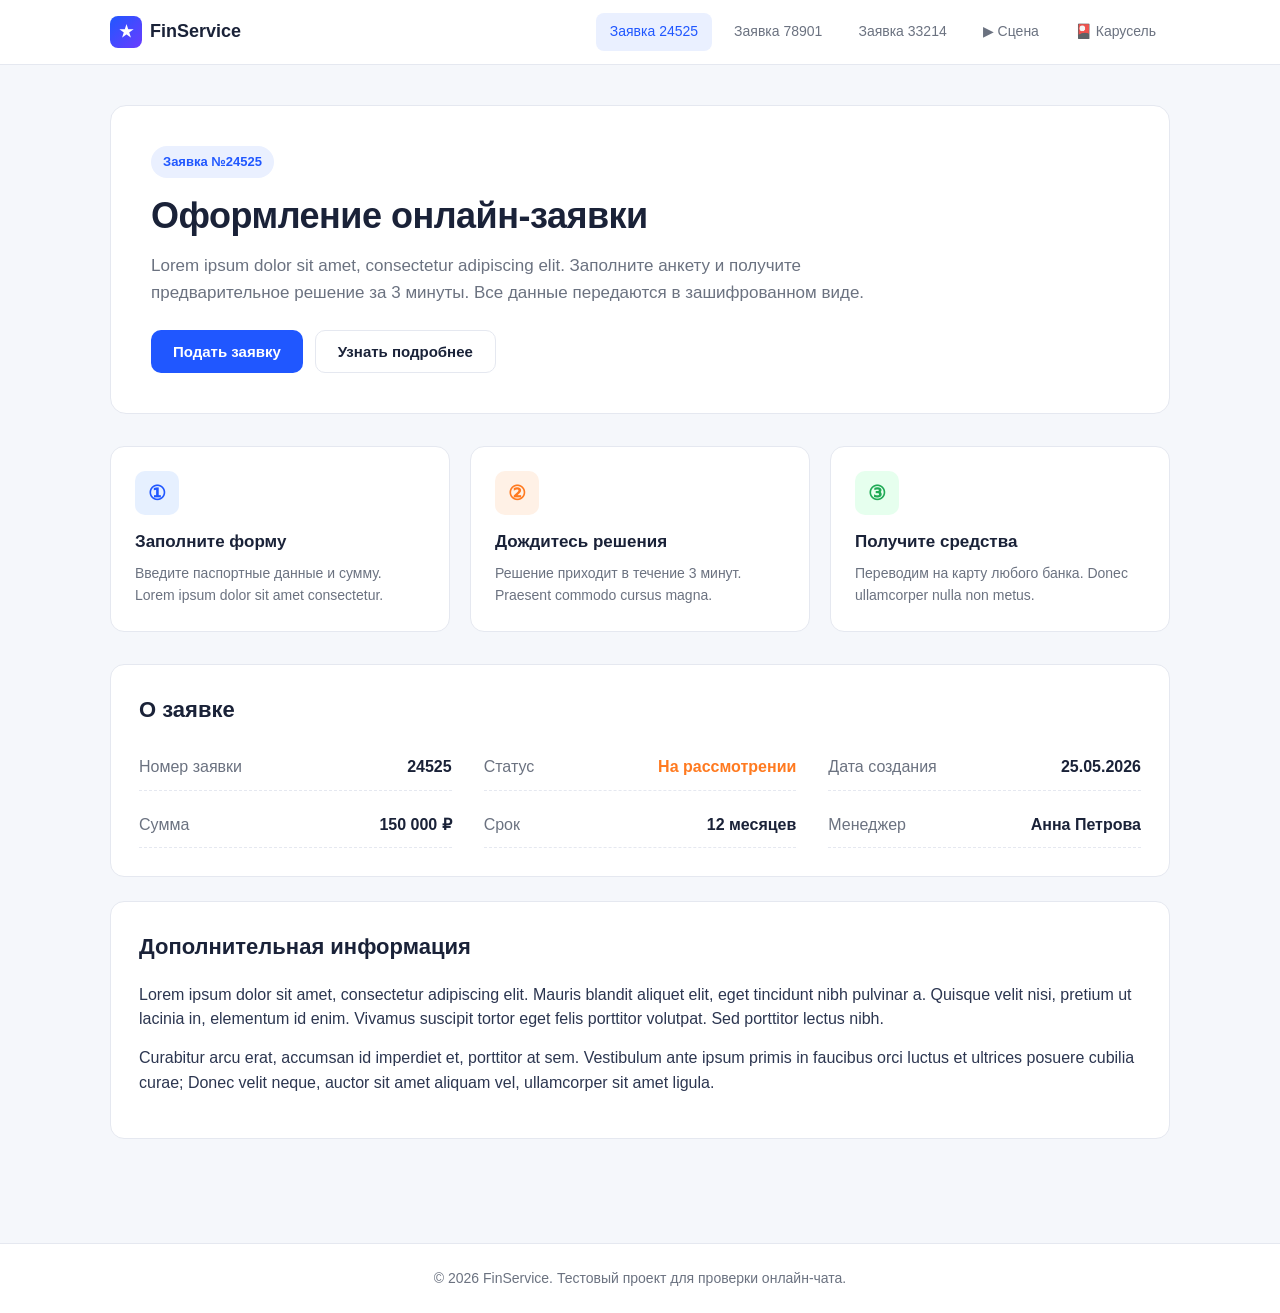
<file: index.html>
<!DOCTYPE html>
<html lang="ru">
<head>
    <meta charset="UTF-8">
    <meta name="viewport" content="width=device-width, initial-scale=1.0">
    <title>Заявка ID 24525</title>
    <link rel="stylesheet" href="/styles.css">
   
</head>
<body>
    <header class="header">
        <div class="container header-inner">
            <div class="logo">
                <span class="logo-mark">★</span>
                <span class="logo-text">FinService</span>
            </div>
            <nav class="nav">
                <a href="/index.html" class="nav-link active">Заявка 24525</a>
                <a href="/page2.html" class="nav-link">Заявка 78901</a>
                <a href="/page3.html" class="nav-link">Заявка 33214</a>
                <a href="/video.html" class="nav-link">▶ Сцена</a>
                <a href="/carousel.html" class="nav-link">🎴 Карусель</a>
            </nav>
        </div>
    </header>

    <main class="container main">
        <section class="hero">
            <span class="badge">Заявка №24525</span>
            <h1>Оформление онлайн-заявки</h1>
            <p class="lead">
                Lorem ipsum dolor sit amet, consectetur adipiscing elit.
                Заполните анкету и получите предварительное решение за 3 минуты.
                Все данные передаются в зашифрованном виде.
            </p>
            <div class="hero-actions">
                <button class="btn btn-primary">Подать заявку</button>
                <button class="btn btn-ghost">Узнать подробнее</button>
            </div>
        </section>

        <section class="cards">
            <article class="card">
                <div class="card-icon" style="background:#e6f0ff;color:#2057ff;">①</div>
                <h3>Заполните форму</h3>
                <p>Введите паспортные данные и сумму. Lorem ipsum dolor sit amet consectetur.</p>
            </article>
            <article class="card">
                <div class="card-icon" style="background:#fff1e6;color:#ff7a20;">②</div>
                <h3>Дождитесь решения</h3>
                <p>Решение приходит в течение 3 минут. Praesent commodo cursus magna.</p>
            </article>
            <article class="card">
                <div class="card-icon" style="background:#e6ffee;color:#1faa55;">③</div>
                <h3>Получите средства</h3>
                <p>Переводим на карту любого банка. Donec ullamcorper nulla non metus.</p>
            </article>
        </section>

        <section class="info-block">
            <h2>О заявке</h2>
            <div class="info-grid">
                <div class="info-row"><span>Номер заявки</span><b>24525</b></div>
                <div class="info-row"><span>Статус</span><b class="status">На рассмотрении</b></div>
                <div class="info-row"><span>Дата создания</span><b>25.05.2026</b></div>
                <div class="info-row"><span>Сумма</span><b>150 000 ₽</b></div>
                <div class="info-row"><span>Срок</span><b>12 месяцев</b></div>
                <div class="info-row"><span>Менеджер</span><b>Анна Петрова</b></div>
            </div>
        </section>

        <section class="text-section">
            <h2>Дополнительная информация</h2>
            <p>
                Lorem ipsum dolor sit amet, consectetur adipiscing elit. Mauris blandit
                aliquet elit, eget tincidunt nibh pulvinar a. Quisque velit nisi, pretium
                ut lacinia in, elementum id enim. Vivamus suscipit tortor eget felis
                porttitor volutpat. Sed porttitor lectus nibh.
            </p>
            <p>
                Curabitur arcu erat, accumsan id imperdiet et, porttitor at sem. Vestibulum
                ante ipsum primis in faucibus orci luctus et ultrices posuere cubilia curae;
                Donec velit neque, auctor sit amet aliquam vel, ullamcorper sit amet ligula.
            </p>
        </section>
    </main>

    <footer class="footer">
        <div class="container">
            <p>© 2026 FinService. Тестовый проект для проверки онлайн-чата.</p>
        </div>
    </footer>
</body>
</html>
</file>
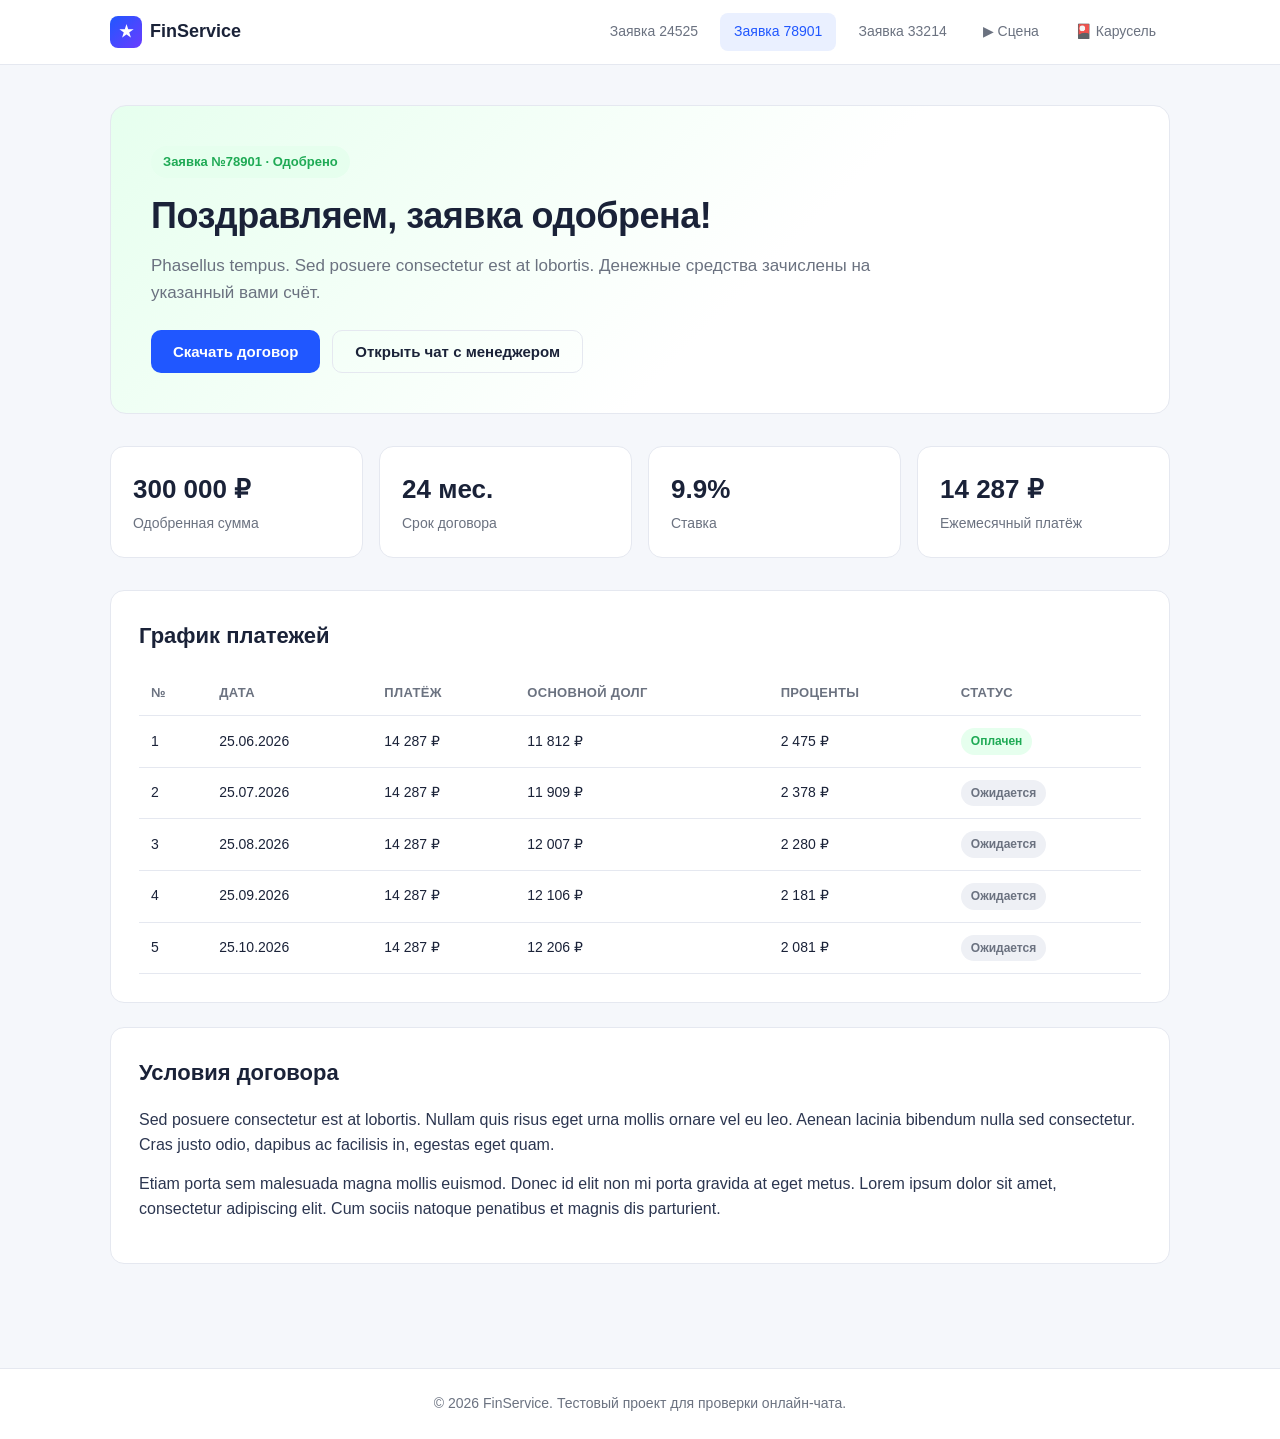
<file: page2.html>
<!DOCTYPE html>
<html lang="ru">
<head>
    <meta charset="UTF-8">
    <meta name="viewport" content="width=device-width, initial-scale=1.0">
    <title>Заявка ID 78901</title>
    <link rel="stylesheet" href="/styles.css">
    
</head>
<body>
    <header class="header">
        <div class="container header-inner">
            <div class="logo">
                <span class="logo-mark">★</span>
                <span class="logo-text">FinService</span>
            </div>
            <nav class="nav">
                <a href="/index.html" class="nav-link">Заявка 24525</a>
                <a href="/page2.html" class="nav-link active">Заявка 78901</a>
                <a href="/page3.html" class="nav-link">Заявка 33214</a>
                <a href="/video.html" class="nav-link">▶ Сцена</a>
                <a href="/carousel.html" class="nav-link">🎴 Карусель</a>
            </nav>
        </div>
    </header>

    <main class="container main">
        <section class="hero hero-alt">
            <span class="badge badge-green">Заявка №78901 · Одобрено</span>
            <h1>Поздравляем, заявка одобрена!</h1>
            <p class="lead">
                Phasellus tempus. Sed posuere consectetur est at lobortis.
                Денежные средства зачислены на указанный вами счёт.
            </p>
            <div class="hero-actions">
                <button class="btn btn-primary">Скачать договор</button>
                <button class="btn btn-ghost">Открыть чат с менеджером</button>
            </div>
        </section>

        <section class="stats">
            <div class="stat">
                <div class="stat-value">300 000 ₽</div>
                <div class="stat-label">Одобренная сумма</div>
            </div>
            <div class="stat">
                <div class="stat-value">24 мес.</div>
                <div class="stat-label">Срок договора</div>
            </div>
            <div class="stat">
                <div class="stat-value">9.9%</div>
                <div class="stat-label">Ставка</div>
            </div>
            <div class="stat">
                <div class="stat-value">14 287 ₽</div>
                <div class="stat-label">Ежемесячный платёж</div>
            </div>
        </section>

        <section class="timeline">
            <h2>График платежей</h2>
            <table class="table">
                <thead>
                    <tr>
                        <th>№</th>
                        <th>Дата</th>
                        <th>Платёж</th>
                        <th>Основной долг</th>
                        <th>Проценты</th>
                        <th>Статус</th>
                    </tr>
                </thead>
                <tbody>
                    <tr><td>1</td><td>25.06.2026</td><td>14 287 ₽</td><td>11 812 ₽</td><td>2 475 ₽</td><td><span class="pill pill-green">Оплачен</span></td></tr>
                    <tr><td>2</td><td>25.07.2026</td><td>14 287 ₽</td><td>11 909 ₽</td><td>2 378 ₽</td><td><span class="pill">Ожидается</span></td></tr>
                    <tr><td>3</td><td>25.08.2026</td><td>14 287 ₽</td><td>12 007 ₽</td><td>2 280 ₽</td><td><span class="pill">Ожидается</span></td></tr>
                    <tr><td>4</td><td>25.09.2026</td><td>14 287 ₽</td><td>12 106 ₽</td><td>2 181 ₽</td><td><span class="pill">Ожидается</span></td></tr>
                    <tr><td>5</td><td>25.10.2026</td><td>14 287 ₽</td><td>12 206 ₽</td><td>2 081 ₽</td><td><span class="pill">Ожидается</span></td></tr>
                </tbody>
            </table>
        </section>

        <section class="text-section">
            <h2>Условия договора</h2>
            <p>
                Sed posuere consectetur est at lobortis. Nullam quis risus eget urna
                mollis ornare vel eu leo. Aenean lacinia bibendum nulla sed consectetur.
                Cras justo odio, dapibus ac facilisis in, egestas eget quam.
            </p>
            <p>
                Etiam porta sem malesuada magna mollis euismod. Donec id elit non mi
                porta gravida at eget metus. Lorem ipsum dolor sit amet, consectetur
                adipiscing elit. Cum sociis natoque penatibus et magnis dis parturient.
            </p>
        </section>
    </main>

    <footer class="footer">
        <div class="container">
            <p>© 2026 FinService. Тестовый проект для проверки онлайн-чата.</p>
        </div>
    </footer>
</body>
</html>
</file>
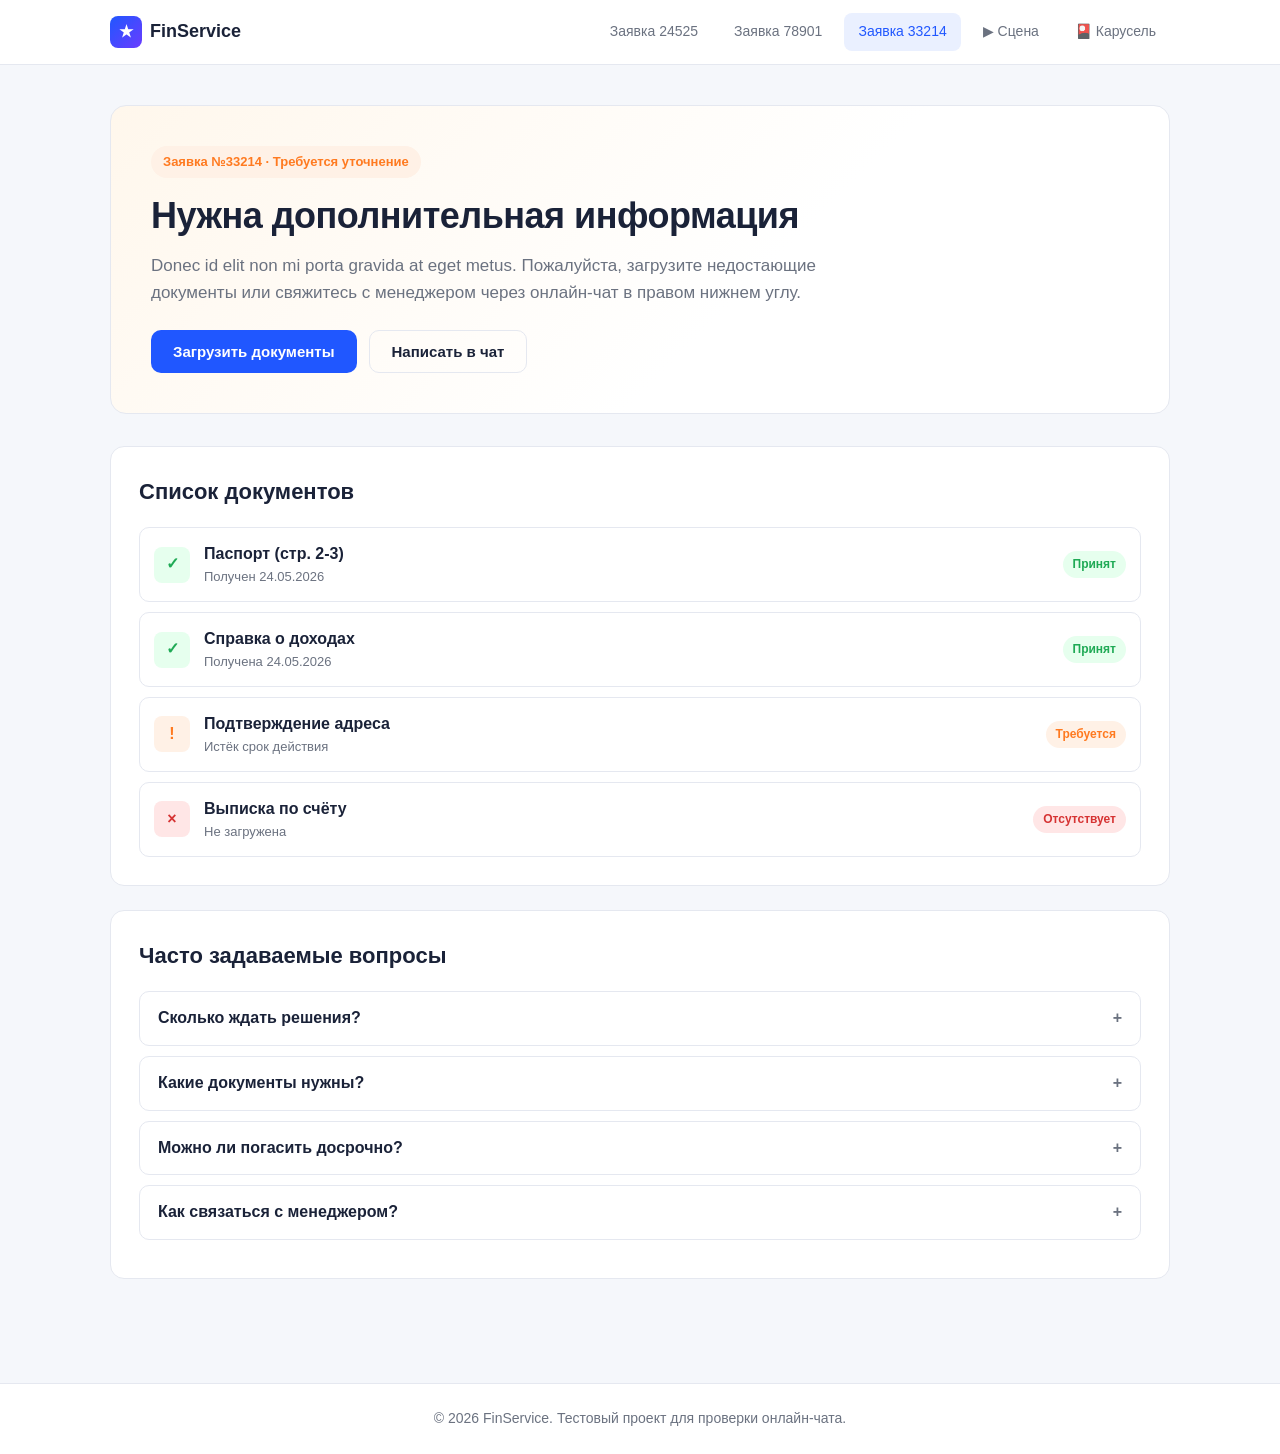
<file: page3.html>
<!DOCTYPE html>
<html lang="ru">
<head>
    <meta charset="UTF-8">
    <meta name="viewport" content="width=device-width, initial-scale=1.0">
    <title>Заявка ID 33214</title>
    <link rel="stylesheet" href="/styles.css">
</head>
<body>
    <header class="header">
        <div class="container header-inner">
            <div class="logo">
                <span class="logo-mark">★</span>
                <span class="logo-text">FinService</span>
            </div>
            <nav class="nav">
                <a href="/index.html" class="nav-link">Заявка 24525</a>
                <a href="/page2.html" class="nav-link">Заявка 78901</a>
                <a href="/page3.html" class="nav-link active">Заявка 33214</a>
                <a href="/video.html" class="nav-link">▶ Сцена</a>
                <a href="/carousel.html" class="nav-link">🎴 Карусель</a>
            </nav>
        </div>
    </header>

    <main class="container main">
        <section class="hero hero-warn">
            <span class="badge badge-orange">Заявка №33214 · Требуется уточнение</span>
            <h1>Нужна дополнительная информация</h1>
            <p class="lead">
                Donec id elit non mi porta gravida at eget metus.
                Пожалуйста, загрузите недостающие документы или свяжитесь с менеджером
                через онлайн-чат в правом нижнем углу.
            </p>
            <div class="hero-actions">
                <button class="btn btn-primary">Загрузить документы</button>
                <button class="btn btn-ghost">Написать в чат</button>
            </div>
        </section>

        <section class="docs">
            <h2>Список документов</h2>
            <ul class="doc-list">
                <li class="doc-item">
                    <span class="doc-icon" style="background:#e6ffee;color:#1faa55;">✓</span>
                    <div class="doc-meta">
                        <b>Паспорт (стр. 2-3)</b>
                        <span>Получен 24.05.2026</span>
                    </div>
                    <span class="pill pill-green">Принят</span>
                </li>
                <li class="doc-item">
                    <span class="doc-icon" style="background:#e6ffee;color:#1faa55;">✓</span>
                    <div class="doc-meta">
                        <b>Справка о доходах</b>
                        <span>Получена 24.05.2026</span>
                    </div>
                    <span class="pill pill-green">Принят</span>
                </li>
                <li class="doc-item">
                    <span class="doc-icon" style="background:#fff1e6;color:#ff7a20;">!</span>
                    <div class="doc-meta">
                        <b>Подтверждение адреса</b>
                        <span>Истёк срок действия</span>
                    </div>
                    <span class="pill pill-orange">Требуется</span>
                </li>
                <li class="doc-item">
                    <span class="doc-icon" style="background:#ffe6e6;color:#d63333;">×</span>
                    <div class="doc-meta">
                        <b>Выписка по счёту</b>
                        <span>Не загружена</span>
                    </div>
                    <span class="pill pill-red">Отсутствует</span>
                </li>
            </ul>
        </section>

        <section class="faq">
            <h2>Часто задаваемые вопросы</h2>
            <details class="faq-item">
                <summary>Сколько ждать решения?</summary>
                <p>Lorem ipsum dolor sit amet, consectetur adipiscing elit. Обычно от 5 минут до 24 часов в рабочие дни.</p>
            </details>
            <details class="faq-item">
                <summary>Какие документы нужны?</summary>
                <p>Phasellus tempus quis risus eget urna mollis ornare. Базовый список — паспорт, СНИЛС и справка о доходах.</p>
            </details>
            <details class="faq-item">
                <summary>Можно ли погасить досрочно?</summary>
                <p>Aenean lacinia bibendum nulla sed consectetur. Да, без штрафных санкций в любой момент.</p>
            </details>
            <details class="faq-item">
                <summary>Как связаться с менеджером?</summary>
                <p>Используйте онлайн-чат в правом нижнем углу — мы отвечаем круглосуточно.</p>
            </details>
        </section>
    </main>

    <footer class="footer">
        <div class="container">
            <p>© 2026 FinService. Тестовый проект для проверки онлайн-чата.</p>
        </div>
    </footer>
</body>
</html>
</file>
<file: styles.css>
* { box-sizing: border-box; margin: 0; padding: 0; }

:root {
    --bg: #f5f7fb;
    --surface: #ffffff;
    --text: #1a2238;
    --muted: #6b7280;
    --primary: #2057ff;
    --primary-dark: #1645cc;
    --border: #e5e8f0;
    --green: #1faa55;
    --orange: #ff7a20;
    --red: #d63333;
}

body {
    font-family: -apple-system, BlinkMacSystemFont, "Segoe UI", Roboto, Arial, sans-serif;
    background: var(--bg);
    color: var(--text);
    line-height: 1.55;
    -webkit-font-smoothing: antialiased;
}

.container { max-width: 1100px; margin: 0 auto; padding: 0 20px; }

.header {
    background: var(--surface);
    border-bottom: 1px solid var(--border);
    position: sticky;
    top: 0;
    z-index: 50;
}
.header-inner { display: flex; align-items: center; justify-content: space-between; height: 64px; }
.logo { display: flex; align-items: center; gap: 8px; font-weight: 700; font-size: 18px; }
.logo-mark {
    display: inline-flex;
    align-items: center;
    justify-content: center;
    width: 32px; height: 32px;
    background: linear-gradient(135deg, #2057ff 0%, #6a3cff 100%);
    color: #fff;
    border-radius: 8px;
    font-size: 16px;
}
.nav { display: flex; gap: 8px; }
.nav-link {
    text-decoration: none;
    color: var(--muted);
    padding: 8px 14px;
    border-radius: 8px;
    font-size: 14px;
    font-weight: 500;
    transition: background .15s, color .15s;
}
.nav-link:hover { background: var(--bg); color: var(--text); }
.nav-link.active { background: #eaf0ff; color: var(--primary); }

.main { padding: 40px 20px 80px; }

.hero {
    background: var(--surface);
    border: 1px solid var(--border);
    border-radius: 16px;
    padding: 40px;
    margin-bottom: 32px;
}
.hero-alt { background: linear-gradient(135deg, #e6ffee 0%, #ffffff 60%); }
.hero-warn { background: linear-gradient(135deg, #fff7ec 0%, #ffffff 60%); }

.badge {
    display: inline-block;
    background: #eaf0ff;
    color: var(--primary);
    padding: 6px 12px;
    border-radius: 999px;
    font-size: 13px;
    font-weight: 600;
    margin-bottom: 16px;
}
.badge-green { background: #e6ffee; color: var(--green); }
.badge-orange { background: #fff1e6; color: var(--orange); }

.hero h1 { font-size: 36px; line-height: 1.2; margin-bottom: 16px; letter-spacing: -.5px; }
.lead { color: var(--muted); font-size: 17px; max-width: 720px; margin-bottom: 24px; }

.hero-actions { display: flex; gap: 12px; flex-wrap: wrap; }
.btn {
    border: none;
    padding: 12px 22px;
    font-size: 15px;
    font-weight: 600;
    border-radius: 10px;
    cursor: pointer;
    transition: transform .05s, background .15s, border-color .15s;
}
.btn:active { transform: translateY(1px); }
.btn-primary { background: var(--primary); color: #fff; }
.btn-primary:hover { background: var(--primary-dark); }
.btn-ghost { background: transparent; color: var(--text); border: 1px solid var(--border); }
.btn-ghost:hover { border-color: var(--primary); color: var(--primary); }

.cards {
    display: grid;
    grid-template-columns: repeat(auto-fit, minmax(280px, 1fr));
    gap: 20px;
    margin-bottom: 32px;
}
.card {
    background: var(--surface);
    border: 1px solid var(--border);
    border-radius: 14px;
    padding: 24px;
}
.card-icon {
    width: 44px; height: 44px;
    border-radius: 10px;
    display: inline-flex;
    align-items: center;
    justify-content: center;
    font-size: 20px;
    font-weight: 700;
    margin-bottom: 14px;
}
.card h3 { font-size: 17px; margin-bottom: 8px; }
.card p { color: var(--muted); font-size: 14px; }

.info-block, .text-section, .timeline, .docs, .faq {
    background: var(--surface);
    border: 1px solid var(--border);
    border-radius: 14px;
    padding: 28px;
    margin-bottom: 24px;
}
.info-block h2, .text-section h2, .timeline h2, .docs h2, .faq h2 {
    font-size: 22px;
    margin-bottom: 18px;
}
.info-grid {
    display: grid;
    grid-template-columns: repeat(auto-fit, minmax(240px, 1fr));
    gap: 12px 32px;
}
.info-row {
    display: flex;
    justify-content: space-between;
    padding: 10px 0;
    border-bottom: 1px dashed var(--border);
}
.info-row span { color: var(--muted); }
.status { color: var(--orange); }

.text-section p { margin-bottom: 14px; color: #2c3650; }

.stats {
    display: grid;
    grid-template-columns: repeat(auto-fit, minmax(180px, 1fr));
    gap: 16px;
    margin-bottom: 32px;
}
.stat {
    background: var(--surface);
    border: 1px solid var(--border);
    border-radius: 14px;
    padding: 22px;
}
.stat-value { font-size: 26px; font-weight: 700; margin-bottom: 4px; }
.stat-label { color: var(--muted); font-size: 14px; }

.table { width: 100%; border-collapse: collapse; font-size: 14px; }
.table th, .table td { padding: 12px; text-align: left; border-bottom: 1px solid var(--border); }
.table th { color: var(--muted); font-weight: 600; font-size: 13px; text-transform: uppercase; letter-spacing: .3px; }

.pill {
    display: inline-block;
    padding: 4px 10px;
    border-radius: 999px;
    font-size: 12px;
    font-weight: 600;
    background: #eef0f5;
    color: var(--muted);
}
.pill-green { background: #e6ffee; color: var(--green); }
.pill-orange { background: #fff1e6; color: var(--orange); }
.pill-red { background: #ffe6e6; color: var(--red); }

.doc-list { list-style: none; display: flex; flex-direction: column; gap: 10px; }
.doc-item {
    display: flex;
    align-items: center;
    gap: 14px;
    padding: 14px;
    border: 1px solid var(--border);
    border-radius: 10px;
}
.doc-icon {
    width: 36px; height: 36px;
    border-radius: 8px;
    display: inline-flex;
    align-items: center;
    justify-content: center;
    font-weight: 700;
}
.doc-meta { flex: 1; display: flex; flex-direction: column; }
.doc-meta span { color: var(--muted); font-size: 13px; }

.faq-item {
    border: 1px solid var(--border);
    border-radius: 10px;
    padding: 14px 18px;
    margin-bottom: 10px;
}
.faq-item summary {
    cursor: pointer;
    font-weight: 600;
    list-style: none;
}
.faq-item summary::-webkit-details-marker { display: none; }
.faq-item summary::after { content: "+"; float: right; color: var(--muted); }
.faq-item[open] summary::after { content: "−"; }
.faq-item p { margin-top: 10px; color: var(--muted); }

.footer {
    background: var(--surface);
    border-top: 1px solid var(--border);
    padding: 24px 0;
    color: var(--muted);
    font-size: 14px;
    text-align: center;
}

@media (max-width: 640px) {
    .hero { padding: 28px 22px; }
    .hero h1 { font-size: 28px; }
    .nav-link { padding: 6px 10px; font-size: 13px; }
    .logo-text { display: none; }
    .table { font-size: 13px; }
    .table th, .table td { padding: 8px; }
}
</file>
